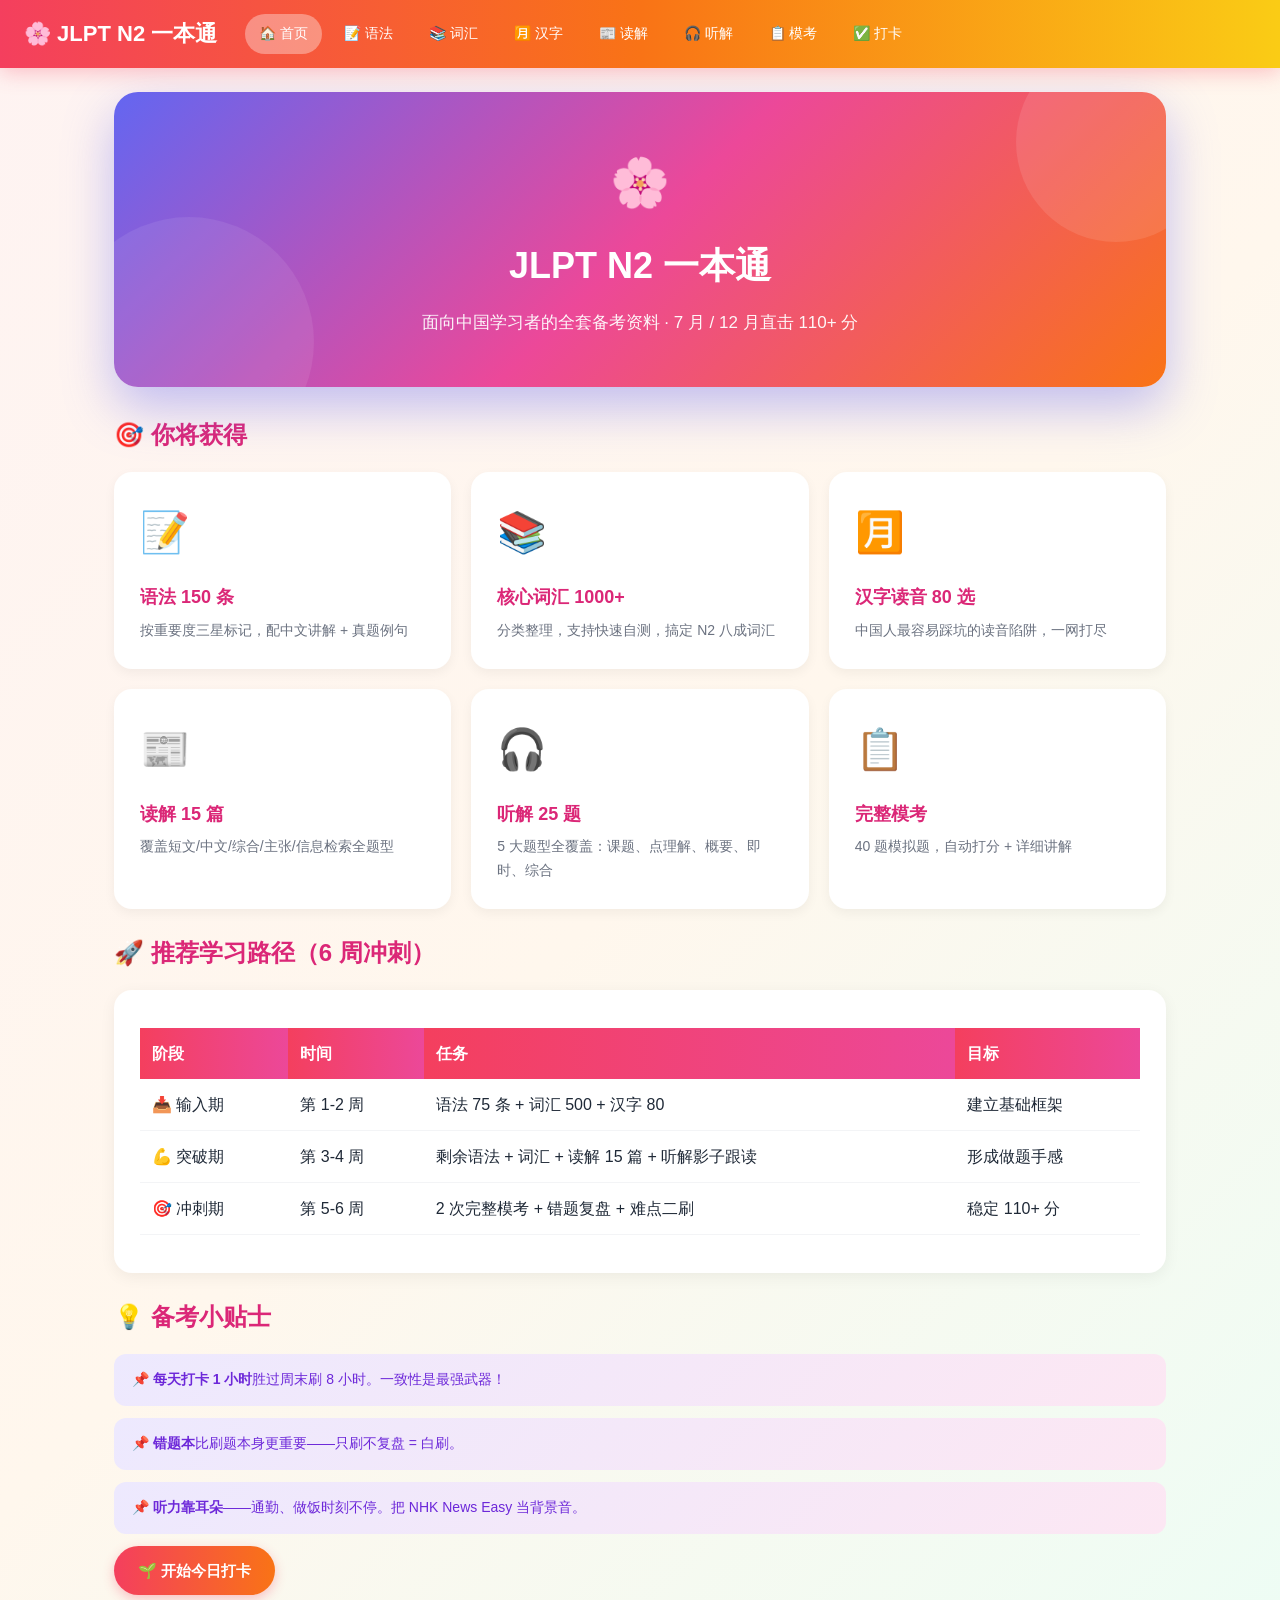
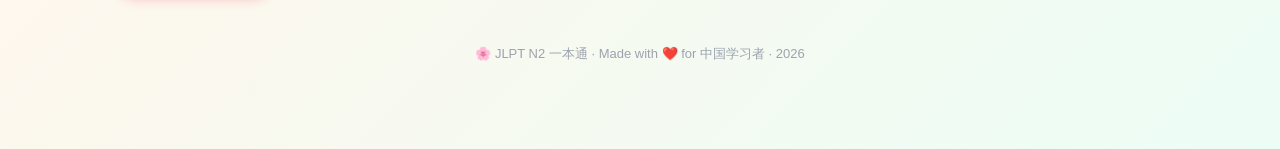
<file: index.html>
<!DOCTYPE html>
<html lang="zh-CN">
<head>
<meta charset="UTF-8">
<meta name="viewport" content="width=device-width, initial-scale=1">
<title>首页 | JLPT N2 一本通</title>
<link rel="stylesheet" href="assets/style.css">
</head>
<body>
<nav class="nav">
  <span class="nav-brand">🌸 JLPT N2 一本通</span>
  <a href="index.html">🏠 首页</a>
  <a href="grammar.html">📝 语法</a>
  <a href="vocab.html">📚 词汇</a>
  <a href="kanji.html">🈷️ 汉字</a>
  <a href="reading.html">📰 读解</a>
  <a href="listening.html">🎧 听解</a>
  <a href="exam.html">📋 模考</a>
  <a href="plan.html">✅ 打卡</a>
</nav>
<div class="container">

<div class="hero">
  <span class="emoji">🌸</span>
  <h1>JLPT N2 一本通</h1>
  <p>面向中国学习者的全套备考资料 · 7 月 / 12 月直击 110+ 分</p>
</div>

<h2>🎯 你将获得</h2>
<div class="card-grid">
  <a href="grammar.html" class="feature-card">
    <span class="icon">📝</span>
    <h3>语法 150 条</h3>
    <p>按重要度三星标记，配中文讲解 + 真题例句</p>
  </a>
  <a href="vocab.html" class="feature-card">
    <span class="icon">📚</span>
    <h3>核心词汇 1000+</h3>
    <p>分类整理，支持快速自测，搞定 N2 八成词汇</p>
  </a>
  <a href="kanji.html" class="feature-card">
    <span class="icon">🈷️</span>
    <h3>汉字读音 80 选</h3>
    <p>中国人最容易踩坑的读音陷阱，一网打尽</p>
  </a>
  <a href="reading.html" class="feature-card">
    <span class="icon">📰</span>
    <h3>读解 15 篇</h3>
    <p>覆盖短文/中文/综合/主张/信息检索全题型</p>
  </a>
  <a href="listening.html" class="feature-card">
    <span class="icon">🎧</span>
    <h3>听解 25 题</h3>
    <p>5 大题型全覆盖：课题、点理解、概要、即时、综合</p>
  </a>
  <a href="exam.html" class="feature-card">
    <span class="icon">📋</span>
    <h3>完整模考</h3>
    <p>40 题模拟题，自动打分 + 详细讲解</p>
  </a>
</div>

<h2>🚀 推荐学习路径（6 周冲刺）</h2>
<div class="card">
  <table>
    <tr><th>阶段</th><th>时间</th><th>任务</th><th>目标</th></tr>
    <tr><td>📥 输入期</td><td>第 1-2 周</td><td>语法 75 条 + 词汇 500 + 汉字 80</td><td>建立基础框架</td></tr>
    <tr><td>💪 突破期</td><td>第 3-4 周</td><td>剩余语法 + 词汇 + 读解 15 篇 + 听解影子跟读</td><td>形成做题手感</td></tr>
    <tr><td>🎯 冲刺期</td><td>第 5-6 周</td><td>2 次完整模考 + 错题复盘 + 难点二刷</td><td>稳定 110+ 分</td></tr>
  </table>
</div>

<h2>💡 备考小贴士</h2>
<div class="tip-box">📌 <b>每天打卡 1 小时</b>胜过周末刷 8 小时。一致性是最强武器！</div>
<div class="tip-box">📌 <b>错题本</b>比刷题本身更重要——只刷不复盘 = 白刷。</div>
<div class="tip-box">📌 <b>听力靠耳朵</b>——通勤、做饭时刻不停。把 NHK News Easy 当背景音。</div>

<a href="plan.html" class="btn">🌱 开始今日打卡</a>
</div>
<footer class="footer">🌸 JLPT N2 一本通 · Made with ❤️ for 中国学习者 · 2026</footer>
<script src="assets/app.js"></script>
</body></html>
</file>
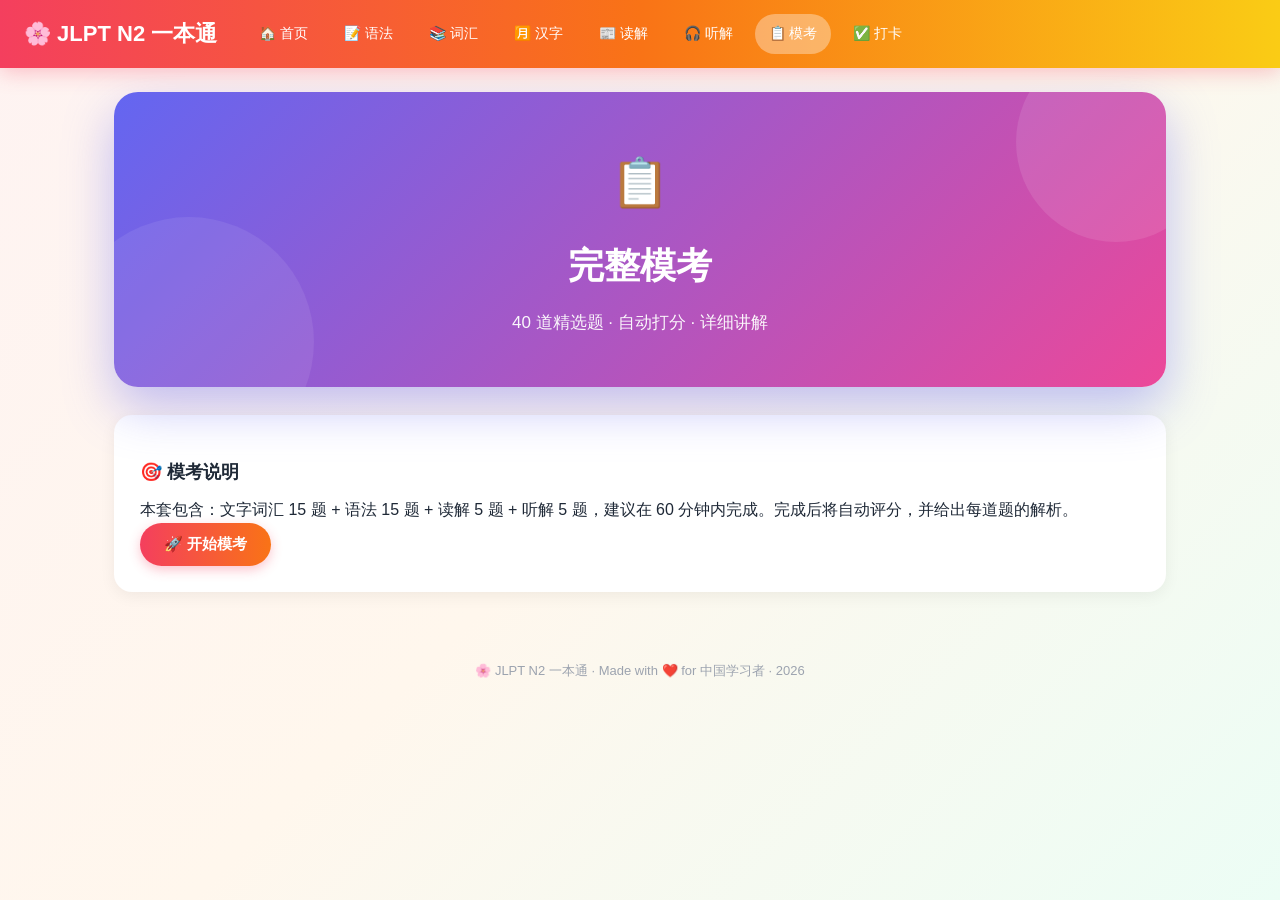
<file: exam.html>
<!DOCTYPE html>
<html lang="zh-CN">
<head>
<meta charset="UTF-8">
<meta name="viewport" content="width=device-width, initial-scale=1">
<title>完整模考 | JLPT N2 一本通</title>
<link rel="stylesheet" href="assets/style.css">
</head>
<body>
<nav class="nav">
  <span class="nav-brand">🌸 JLPT N2 一本通</span>
  <a href="index.html">🏠 首页</a>
  <a href="grammar.html">📝 语法</a>
  <a href="vocab.html">📚 词汇</a>
  <a href="kanji.html">🈷️ 汉字</a>
  <a href="reading.html">📰 读解</a>
  <a href="listening.html">🎧 听解</a>
  <a href="exam.html">📋 模考</a>
  <a href="plan.html">✅ 打卡</a>
</nav>
<div class="container">

<div class="hero" style="background:linear-gradient(135deg,#6366F1 0%,#EC4899 100%);">
  <span class="emoji">📋</span>
  <h1>完整模考</h1>
  <p>40 道精选题 · 自动打分 · 详细讲解</p>
</div>
<div class="card" id="exam-status">
  <h3>🎯 模考说明</h3>
  <p>本套包含：文字词汇 15 题 + 语法 15 题 + 读解 5 题 + 听解 5 题，建议在 60 分钟内完成。完成后将自动评分，并给出每道题的解析。</p>
  <button class="btn" id="start-exam">🚀 开始模考</button>
</div>
<div id="exam-area" class="hidden"></div>
<div id="exam-result" class="hidden card"></div>

</div>
<footer class="footer">🌸 JLPT N2 一本通 · Made with ❤️ for 中国学习者 · 2026</footer>
<script src="assets/app.js"></script>
</body></html>
</file>
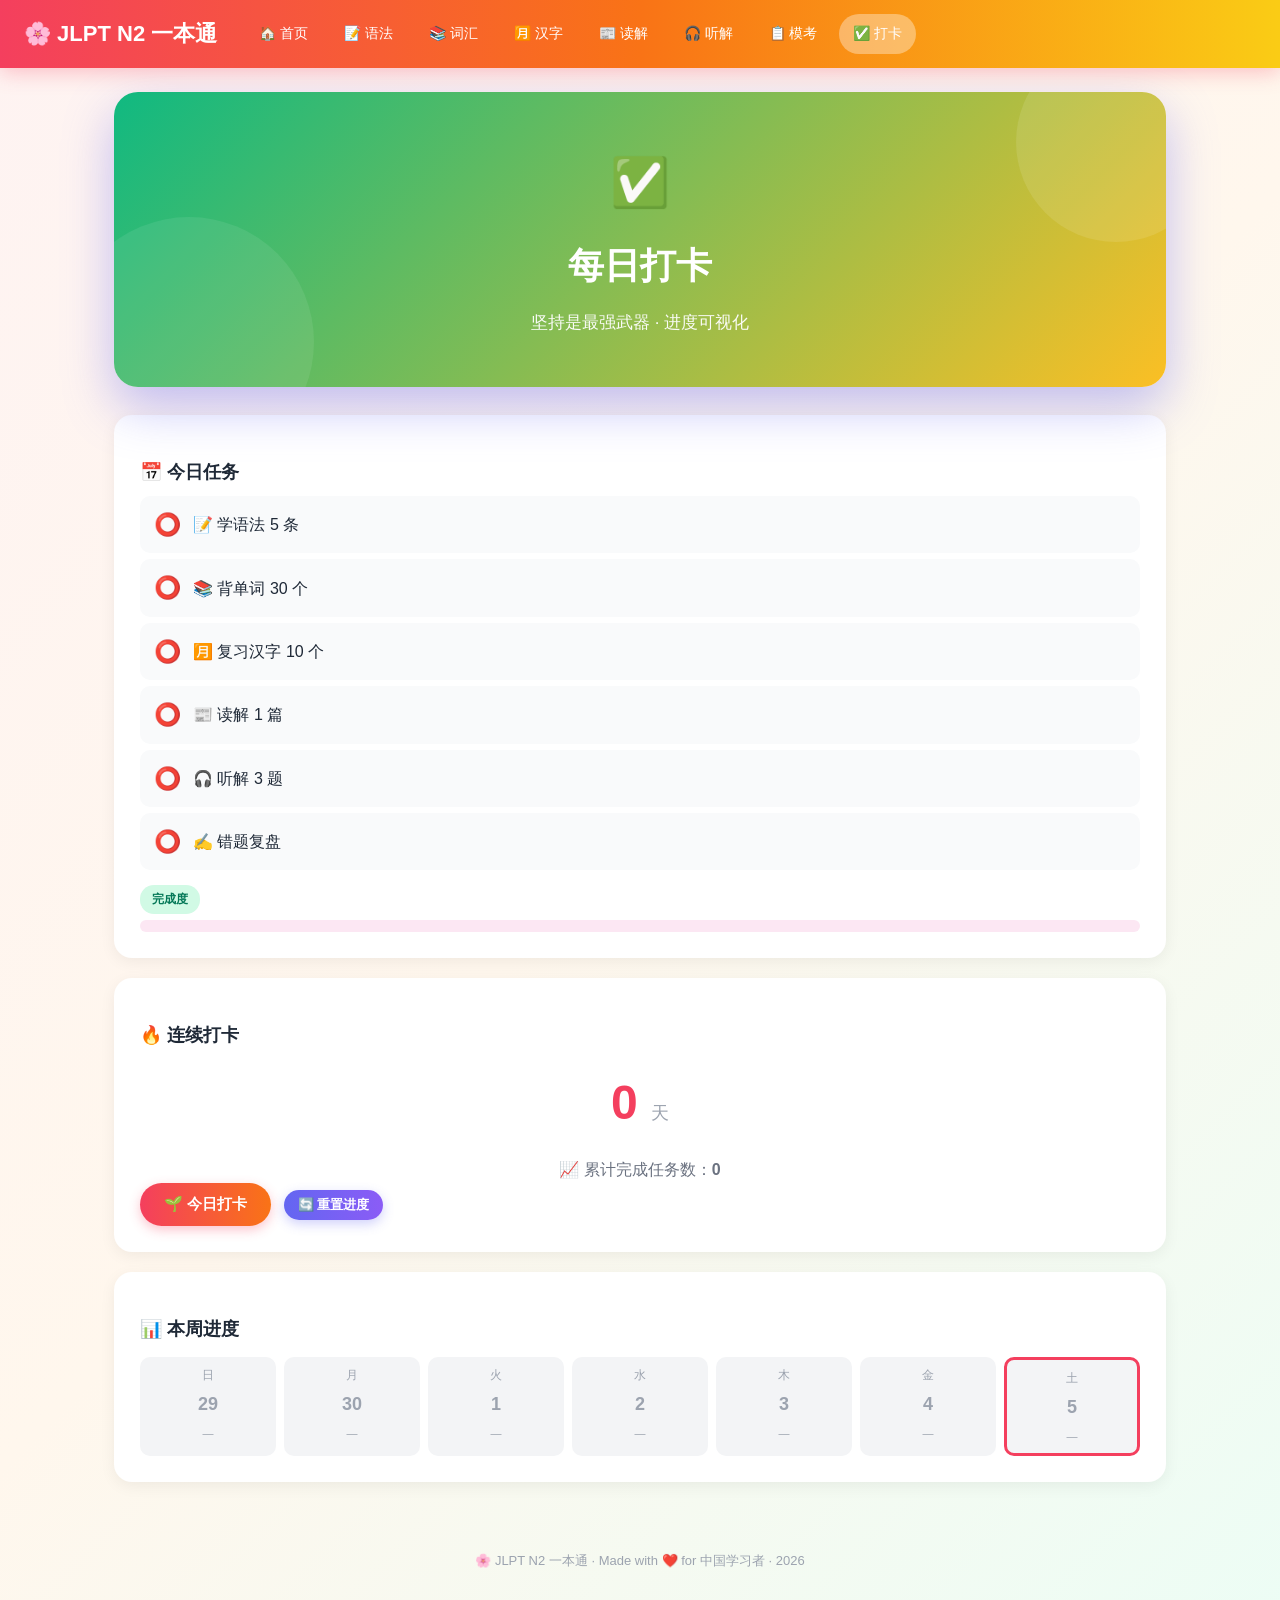
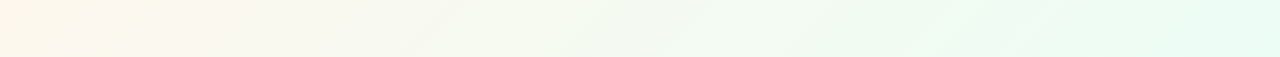
<file: plan.html>
<!DOCTYPE html>
<html lang="zh-CN">
<head>
<meta charset="UTF-8">
<meta name="viewport" content="width=device-width, initial-scale=1">
<title>每日打卡 | JLPT N2 一本通</title>
<link rel="stylesheet" href="assets/style.css">
</head>
<body>
<nav class="nav">
  <span class="nav-brand">🌸 JLPT N2 一本通</span>
  <a href="index.html">🏠 首页</a>
  <a href="grammar.html">📝 语法</a>
  <a href="vocab.html">📚 词汇</a>
  <a href="kanji.html">🈷️ 汉字</a>
  <a href="reading.html">📰 读解</a>
  <a href="listening.html">🎧 听解</a>
  <a href="exam.html">📋 模考</a>
  <a href="plan.html">✅ 打卡</a>
</nav>
<div class="container">

<div class="hero" style="background:linear-gradient(135deg,#10B981 0%,#FBBF24 100%);">
  <span class="emoji">✅</span>
  <h1>每日打卡</h1>
  <p>坚持是最强武器 · 进度可视化</p>
</div>

<div class="card">
  <h3>📅 今日任务</h3>
  <div id="today-tasks"></div>
  <div style="margin-top:14px"><span class="badge badge-green">完成度</span></div>
  <div class="progress-bar" style="margin-top:6px"><div class="progress-fill" id="today-progress" style="width:0%"></div></div>
</div>

<div class="card">
  <h3>🔥 连续打卡</h3>
  <p style="font-size:48px;text-align:center;margin:12px 0;">
    <span id="streak-days" style="color:#F43F5E;font-weight:700">0</span> <span style="font-size:18px;color:#9CA3AF">天</span>
  </p>
  <p style="text-align:center;color:#6B7280">📈 累计完成任务数：<b id="total-done">0</b></p>
  <button class="btn" id="checkin-btn">🌱 今日打卡</button>
  <button class="btn btn-secondary btn-sm" id="reset-btn" style="margin-left:8px">🔄 重置进度</button>
</div>

<div class="card">
  <h3>📊 本周进度</h3>
  <div id="week-grid" style="display:grid;grid-template-columns:repeat(7,1fr);gap:8px;margin-top:12px"></div>
</div>

</div>
<footer class="footer">🌸 JLPT N2 一本通 · Made with ❤️ for 中国学习者 · 2026</footer>
<script src="assets/app.js"></script>
</body></html>
</file>
<file: assets/style.css>
/* === 全局 === */
*, *::before, *::after { box-sizing: border-box; margin: 0; padding: 0; }
html { scroll-behavior: smooth; }
body {
  font-family: -apple-system, BlinkMacSystemFont, "Segoe UI", "Hiragino Sans", "Yu Gothic UI",
               "Microsoft YaHei", "Noto Sans CJK SC", "Noto Sans CJK JP", sans-serif;
  background: linear-gradient(135deg, #FEF3F2 0%, #FFF7ED 50%, #ECFDF5 100%);
  color: #1F2937;
  line-height: 1.7;
  min-height: 100vh;
  padding-bottom: 60px;
}

/* === 导航 === */
.nav {
  position: sticky; top: 0; z-index: 100;
  background: linear-gradient(90deg, #F43F5E 0%, #F97316 50%, #FACC15 100%);
  box-shadow: 0 4px 20px rgba(244,63,94,0.3);
  padding: 14px 24px;
  display: flex; align-items: center; flex-wrap: wrap; gap: 8px;
}
.nav-brand { color: #fff; font-size: 22px; font-weight: 700; margin-right: 20px; }
.nav a {
  color: #fff; text-decoration: none; font-size: 14px; font-weight: 500;
  padding: 8px 14px; border-radius: 20px; transition: all .2s;
}
.nav a:hover { background: rgba(255,255,255,0.25); transform: translateY(-1px); }
.nav a.active { background: rgba(255,255,255,0.35); }

/* === 容器 === */
.container { max-width: 1100px; margin: 0 auto; padding: 24px; }

/* === Hero === */
.hero {
  background: linear-gradient(135deg, #6366F1 0%, #EC4899 50%, #F97316 100%);
  color: #fff; padding: 50px 30px; border-radius: 24px; margin-bottom: 28px;
  box-shadow: 0 20px 50px rgba(99,102,241,0.4);
  text-align: center; position: relative; overflow: hidden;
}
.hero::before {
  content: ""; position: absolute; top: -50px; right: -50px; width: 200px; height: 200px;
  background: rgba(255,255,255,0.1); border-radius: 50%;
}
.hero::after {
  content: ""; position: absolute; bottom: -80px; left: -50px; width: 250px; height: 250px;
  background: rgba(255,255,255,0.08); border-radius: 50%;
}
.hero h1 { font-size: 36px; margin-bottom: 12px; position: relative; }
.hero p { font-size: 17px; opacity: .95; position: relative; }
.hero .emoji { font-size: 48px; display: block; margin-bottom: 12px; animation: bounce 2s infinite; }
@keyframes bounce { 0%,100% { transform: translateY(0);} 50% { transform: translateY(-10px);} }

/* === 卡片 === */
.card {
  background: #fff; border-radius: 18px; padding: 24px; margin-bottom: 20px;
  box-shadow: 0 4px 16px rgba(0,0,0,0.06);
  transition: all .25s;
  border: 2px solid transparent;
}
.card:hover { transform: translateY(-3px); box-shadow: 0 10px 30px rgba(0,0,0,0.1); border-color: #FCE7F3; }

.card-grid { display: grid; grid-template-columns: repeat(auto-fill, minmax(260px, 1fr)); gap: 20px; }

.feature-card {
  background: #fff; border-radius: 18px; padding: 24px; text-decoration: none; color: #1F2937;
  box-shadow: 0 4px 12px rgba(0,0,0,0.05); transition: all .25s;
  border: 2px solid transparent;
}
.feature-card:hover { transform: translateY(-5px); box-shadow: 0 14px 36px rgba(236,72,153,0.18); border-color: #FBCFE8; }
.feature-card .icon { font-size: 40px; display: block; margin-bottom: 10px; }
.feature-card h3 { font-size: 18px; color: #DB2777; margin-bottom: 6px; }
.feature-card p { color: #6B7280; font-size: 14px; }

/* === 标题 === */
h2 { color: #DB2777; font-size: 24px; margin: 24px 0 16px; display: flex; align-items: center; gap: 8px; }
h3 { color: #1F2937; font-size: 18px; margin: 16px 0 8px; }

/* === 按钮 === */
.btn {
  display: inline-block; background: linear-gradient(90deg, #F43F5E, #F97316);
  color: #fff; padding: 12px 24px; border: none; border-radius: 30px;
  font-size: 15px; font-weight: 600; cursor: pointer; text-decoration: none;
  box-shadow: 0 4px 12px rgba(244,63,94,0.3); transition: all .2s;
}
.btn:hover { transform: translateY(-2px); box-shadow: 0 8px 20px rgba(244,63,94,0.4); }
.btn-secondary { background: linear-gradient(90deg, #6366F1, #8B5CF6); box-shadow: 0 4px 12px rgba(99,102,241,0.3); }
.btn-success { background: linear-gradient(90deg, #10B981, #34D399); box-shadow: 0 4px 12px rgba(16,185,129,0.3); }
.btn-sm { padding: 6px 14px; font-size: 13px; }

/* === 标签徽章 === */
.badge {
  display: inline-block; padding: 4px 12px; border-radius: 14px;
  font-size: 12px; font-weight: 600; margin-right: 6px;
}
.badge-pink { background: #FCE7F3; color: #BE185D; }
.badge-blue { background: #DBEAFE; color: #1D4ED8; }
.badge-green { background: #D1FAE5; color: #047857; }
.badge-orange { background: #FED7AA; color: #C2410C; }
.badge-purple { background: #EDE9FE; color: #6D28D9; }

/* === 表格 === */
table { width: 100%; border-collapse: collapse; margin: 12px 0; }
th { background: linear-gradient(90deg, #F43F5E, #EC4899); color: #fff; padding: 12px; text-align: left; }
td { padding: 12px; border-bottom: 1px solid #F3F4F6; }
tr:hover td { background: #FEF3F2; }

/* === 表单/搜索 === */
input[type="text"], input[type="search"], select, textarea {
  padding: 10px 14px; border: 2px solid #FBCFE8; border-radius: 10px;
  font-size: 14px; width: 100%; transition: all .2s; font-family: inherit;
}
input:focus, select:focus { outline: none; border-color: #EC4899; box-shadow: 0 0 0 3px rgba(236,72,153,0.15); }

/* === 答题选项 === */
.option {
  display: block; padding: 12px 18px; margin: 8px 0;
  background: #FAFAFA; border: 2px solid #E5E7EB; border-radius: 12px;
  cursor: pointer; transition: all .2s; font-size: 15px;
}
.option:hover { background: #FEF3F2; border-color: #FBCFE8; transform: translateX(4px); }
.option.selected { background: #FCE7F3; border-color: #EC4899; }
.option.correct { background: #D1FAE5; border-color: #10B981; }
.option.wrong { background: #FEE2E2; border-color: #EF4444; }

.passage {
  background: linear-gradient(135deg, #FEF7FF 0%, #FFF7ED 100%);
  padding: 20px; border-radius: 14px; border-left: 5px solid #EC4899;
  margin-bottom: 16px; white-space: pre-wrap;
  font-size: 15px; line-height: 2;
}

/* === 解释 === */
.explain {
  background: #FFFBEB; padding: 14px 18px; border-radius: 10px;
  border-left: 4px solid #F59E0B; margin-top: 10px; font-size: 14px;
}

/* === 打卡庆祝 === */
@keyframes celebrate {
  0% { transform: scale(0.5) rotate(0deg); opacity: 0; }
  50% { transform: scale(1.2) rotate(180deg); opacity: 1; }
  100% { transform: scale(1) rotate(360deg); opacity: 1; }
}
.celebrate { animation: celebrate .6s ease-out; }

.check-card {
  background: linear-gradient(135deg, #FEF3F2 0%, #FFF7ED 100%);
  padding: 20px; border-radius: 14px; text-align: center;
}
.check-circle {
  width: 60px; height: 60px; border-radius: 50%;
  background: #fff; border: 3px solid #FBCFE8; margin: 12px auto;
  display: flex; align-items: center; justify-content: center; font-size: 28px;
  cursor: pointer; transition: all .2s;
}
.check-circle:hover { transform: scale(1.1); }
.check-circle.checked { background: linear-gradient(135deg, #10B981, #34D399); border-color: #10B981; color: #fff; }

/* === 进度条 === */
.progress-bar {
  width: 100%; height: 12px; background: #FCE7F3; border-radius: 6px; overflow: hidden;
}
.progress-fill {
  height: 100%; background: linear-gradient(90deg, #F43F5E, #F97316);
  border-radius: 6px; transition: width .5s;
}

/* === Footer === */
.footer { text-align: center; color: #9CA3AF; font-size: 13px; padding: 24px; }

/* === 隐藏 === */
.hidden { display: none; }

/* === Tips 框 === */
.tip-box {
  background: linear-gradient(135deg, #EDE9FE, #FCE7F3);
  padding: 14px 18px; border-radius: 12px; margin: 12px 0;
  font-size: 14px; color: #6D28D9;
}

/* 移动适配 */
@media (max-width: 640px) {
  .hero h1 { font-size: 26px; }
  .card-grid { grid-template-columns: 1fr; }
}
</file>
